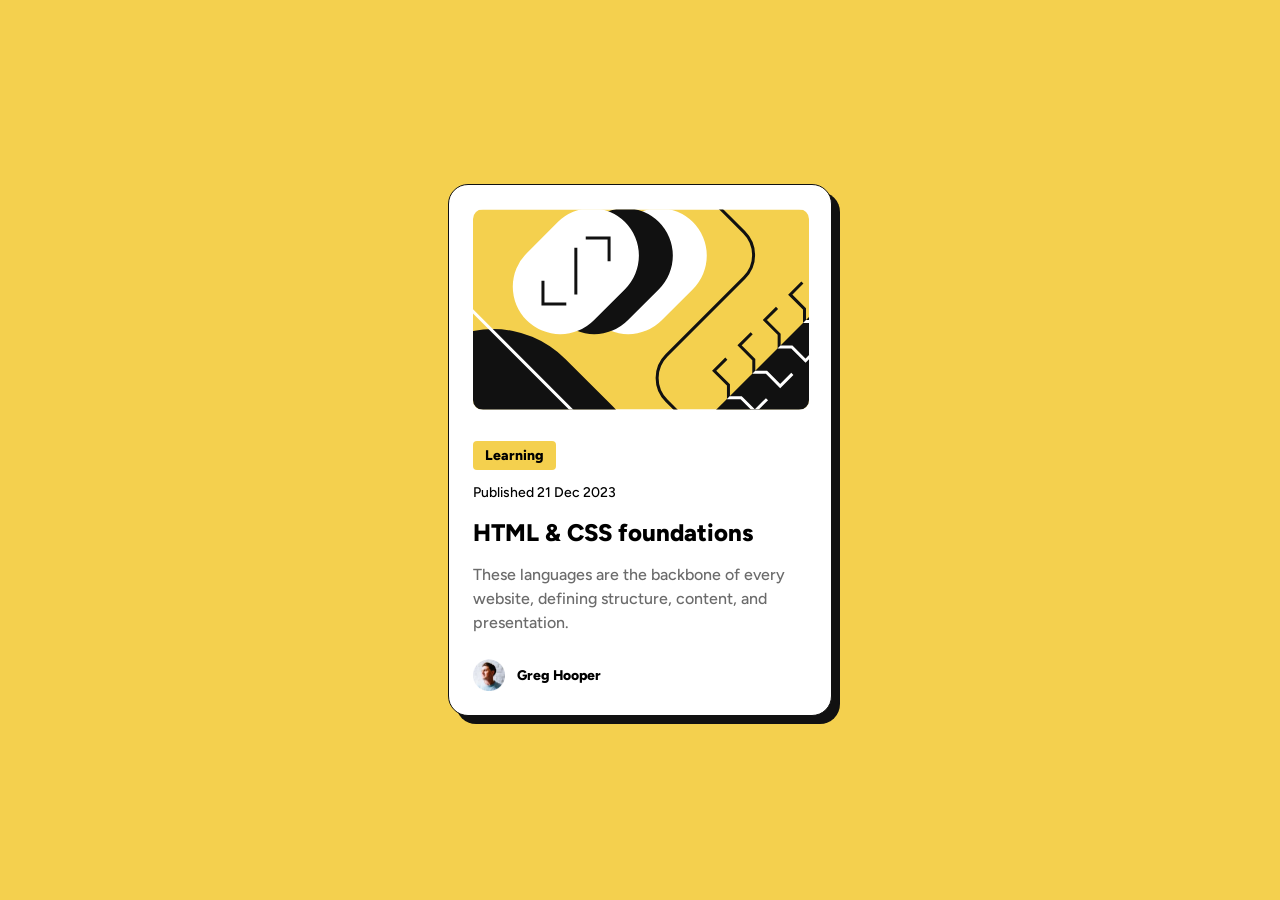
<file: index.html>
<!doctype html>
<html lang="en">
  <head>
    <meta charset="UTF-8" />
    <meta name="viewport" content="width=device-width, initial-scale=1.0" />
    <!-- displays site properly based on user's device -->

    <link
      rel="icon"
      type="image/png"
      sizes="32x32"
      href="./assets/images/favicon-32x32.png"
    />
    <link rel="preconnect" href="https://fonts.googleapis.com" />
    <link rel="preconnect" href="https://fonts.gstatic.com" crossorigin />
    <link
      href="https://fonts.googleapis.com/css2?family=Figtree:wght@300..900&display=swap"
      rel="stylesheet"
    />
    <title>Frontend Mentor | Blog preview card</title>

    <link rel="stylesheet" href="./assets/css/style.css" />
  </head>
  <body>
    <div class="card">
      <img
        class="card-img"
        src="./assets/images/illustration-article.svg"
        alt="illustration-article"
      />
      <div class="card-content">
        <div class="card-badge">
          <p>Learning</p>
        </div>
        <p class="card-content-date">Published 21 Dec 2023</p>
        <h2 class="card-content-title">HTML & CSS foundations</h2>
        <p class="card-content-desc">
          These languages are the backbone of every website, defining structure,
          content, and presentation.
        </p>
      </div>

      <div class="card-author">
        <img src="./assets/images/image-avatar.webp" alt="image-avatar" />
        <p class="card-author-name">Greg Hooper</p>
      </div>
    </div>
  </body>
</html>
</file>
<file: assets/css/style.css>
* {
  padding: 0;
  margin: 0;
  box-sizing: border-box;
}

body {
  min-height: 100vh;
  background-color: hsl(47, 88%, 63%);
  display: flex;
  justify-content: center;
  align-items: center;
  font-family: "Figtree", sans-serif;
}
.card {
  max-width: 384px;
  background-color: hsl(0, 0%, 100%);
  padding: 24px;
  box-shadow: 8px 8px #111;
  border-radius: 20px;
  border: 1px solid #111;
  line-height: 1.5;
}
.card-content {
  margin: 24px 0px;
  display: flex;
  flex-direction: column;
  gap: 12px;
  align-items: flex-start;
}
.card-badge {
  background-color: #f4d04e;
  display: inline-block;
  padding: 4px 12px;
  border-radius: 4px;
  font-weight: 800;
  font-size: 14px;
}

.card-content-date {
  font-size: 14px;
  font-weight: 500;
}

.card-content-title {
  font-size: 24px;
  font-weight: 800;
  cursor: pointer;
}
.card-content-title:hover {
  color: #f4d04e;
}

.card-content-desc {
  font-size: 16px;
  font-weight: 500;
  color: #6b6b6b;
}

.card-img {
  border-radius: 10px;
}
.card-author img {
  width: 32px;
  height: 32px;
}
.card-author {
  display: flex;
  flex-direction: row;
  align-items: center;
  gap: 12px;
}
.card-author-name {
  font-size: 14px;
  font-weight: 800;
}
</file>
